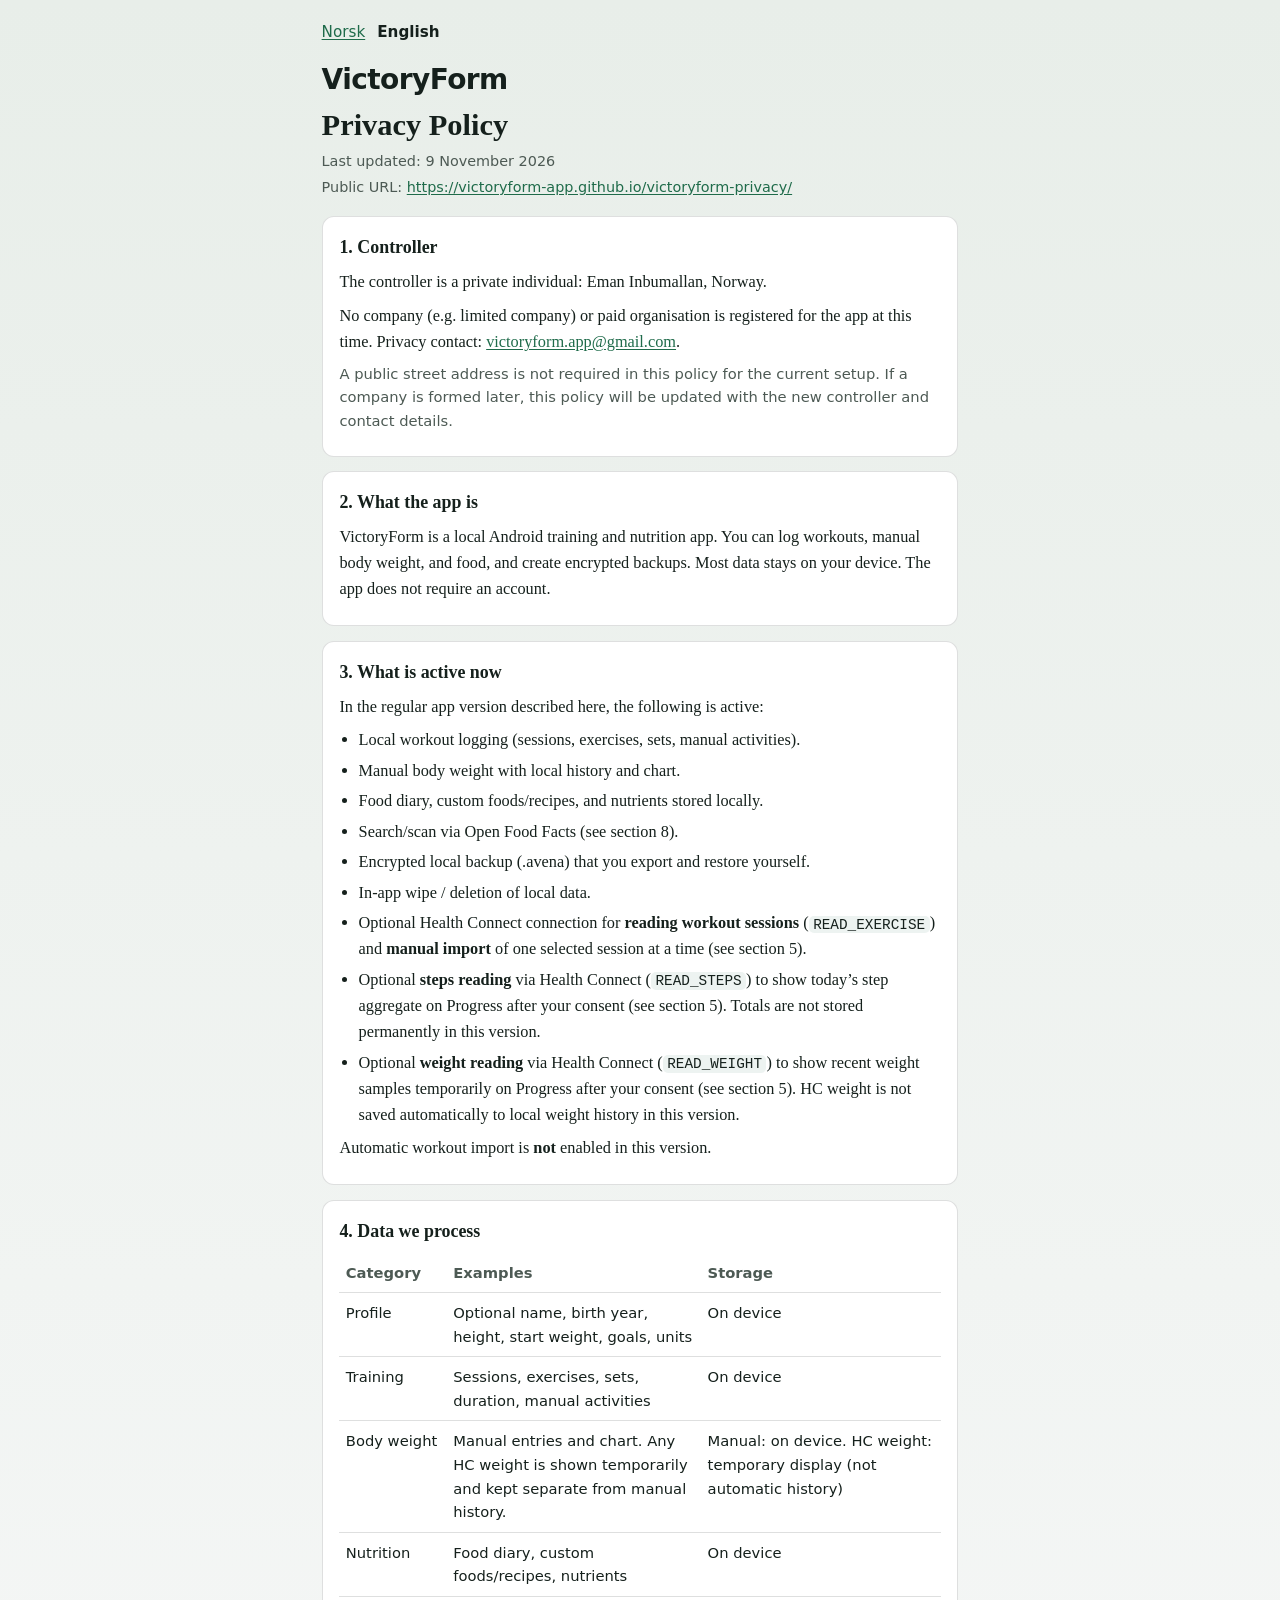
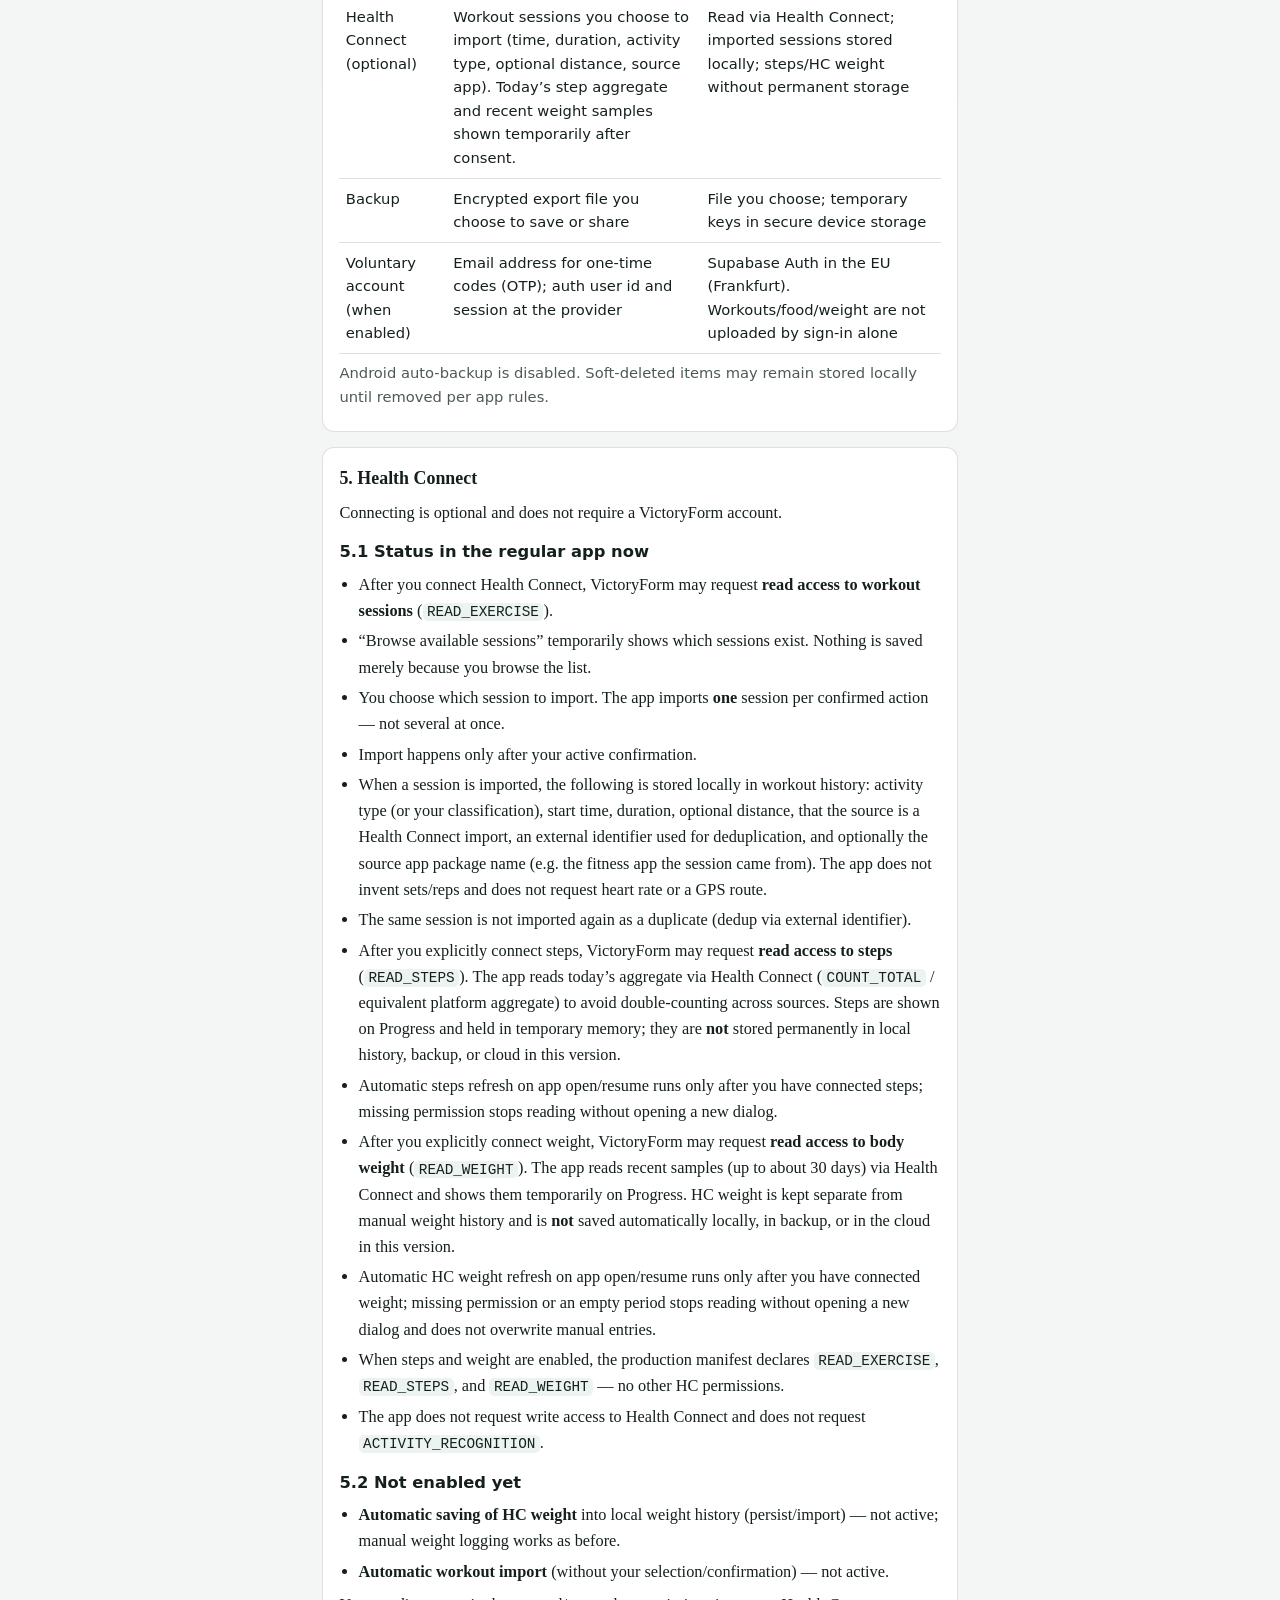
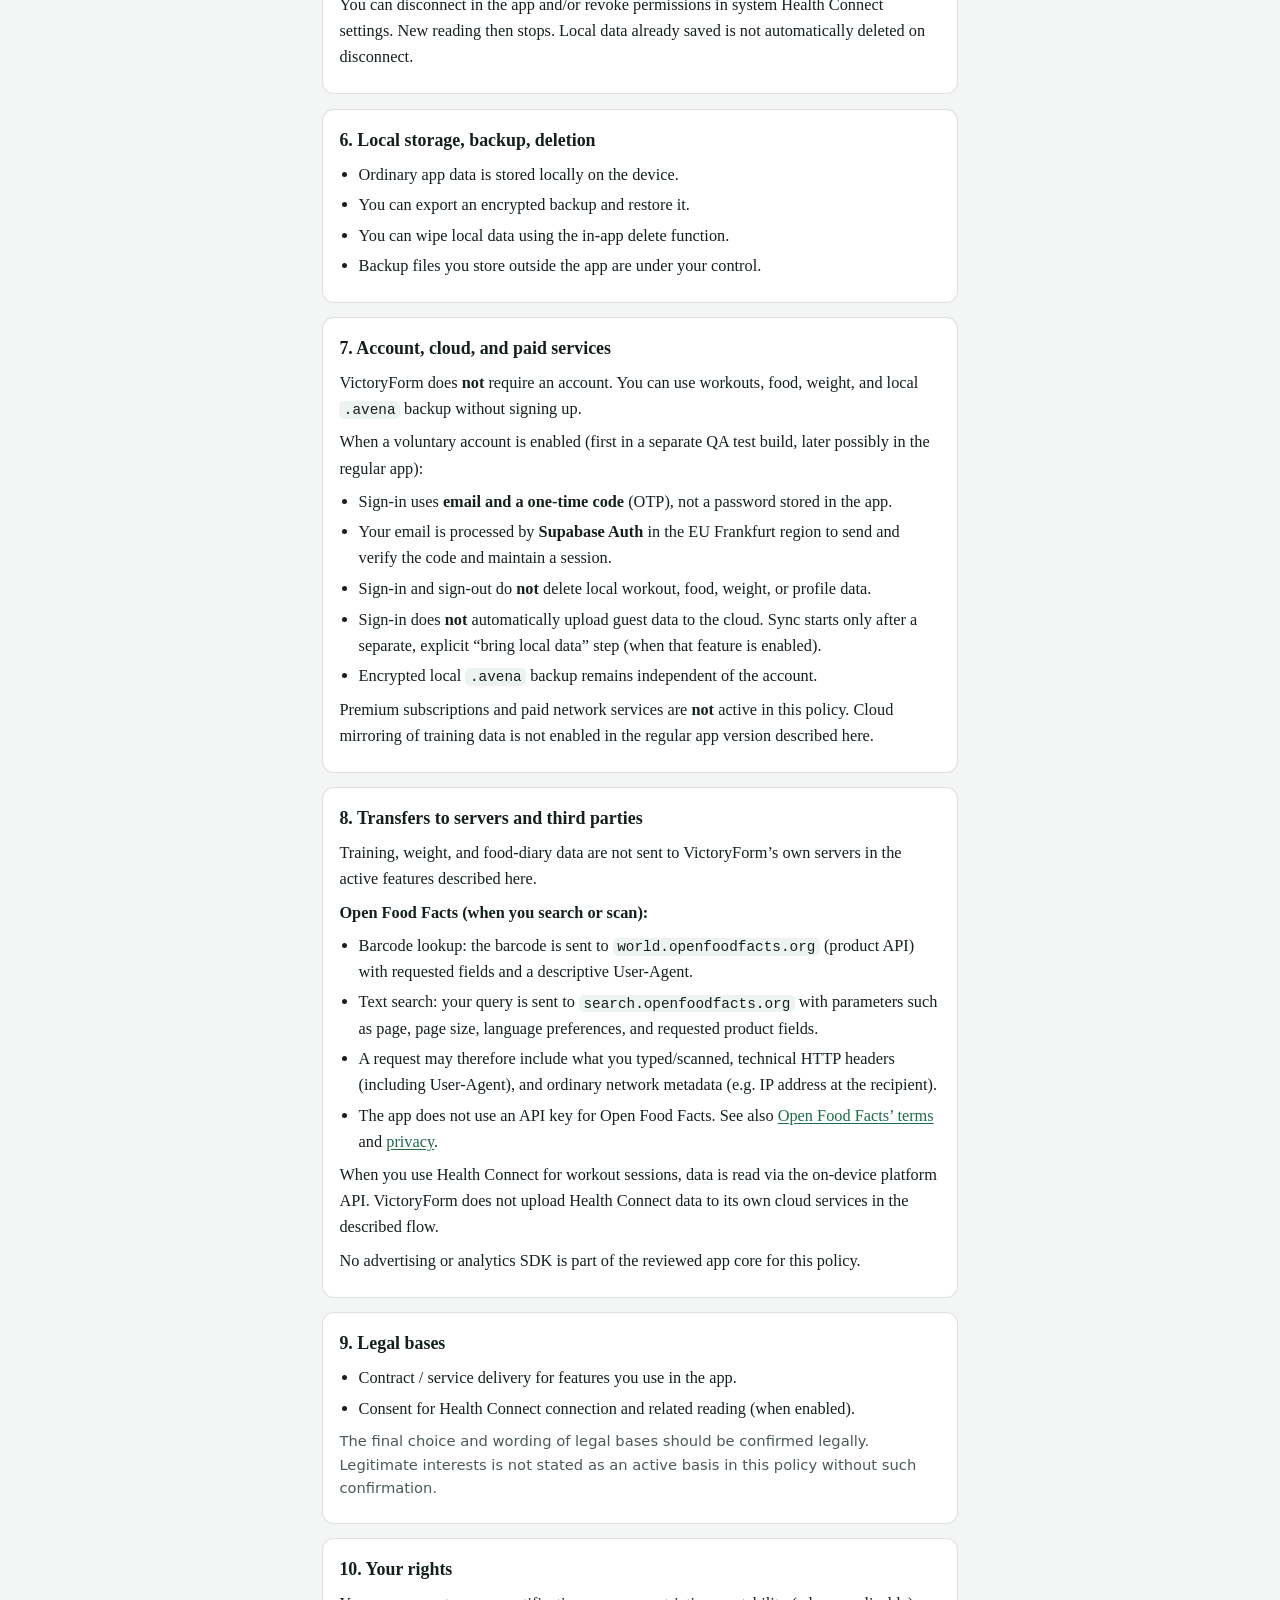
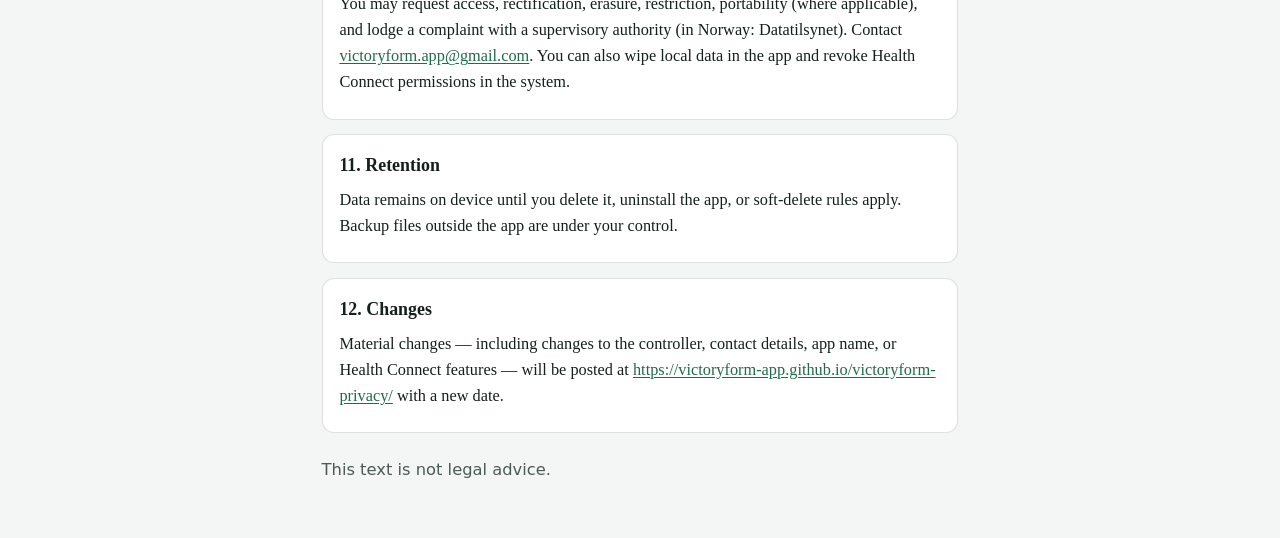
<file: index.html>
<!DOCTYPE html>
<html lang="nb">
<head>
  <meta charset="utf-8" />
  <meta name="viewport" content="width=device-width, initial-scale=1" />
  <title>Personvern / Privacy — VictoryForm</title>
  <meta name="description" content="Privacy policy for VictoryForm" />
  <link rel="stylesheet" href="styles.css" />
  <script>
    // Prefer browser language; no analytics, no cookies.
    (function () {
      var lang = (navigator.language || "nb").toLowerCase();
      var target = lang.indexOf("en") === 0 ? "en.html" : "nb.html";
      if (location.search.indexOf("stay=1") === -1) {
        location.replace(target);
      }
    })();
  </script>
</head>
<body>
  <a class="skip" href="#chooser">Skip to language choice</a>
  <main id="chooser" class="wrap">
    <header>
      <p class="brand">VictoryForm</p>
      <h1>Personvern / Privacy</h1>
      <p class="meta">Velg språk / Choose language</p>
    </header>
    <div class="card">
      <p class="lang">
        <a href="nb.html" hreflang="nb">Norsk</a>
        <a href="en.html" hreflang="en">English</a>
      </p>
      <p class="note">
        Kontakt / Contact:
        <a href="mailto:victoryform.app@gmail.com">victoryform.app@gmail.com</a>
      </p>
    </div>
  </main>
</body>
</html>
</file>
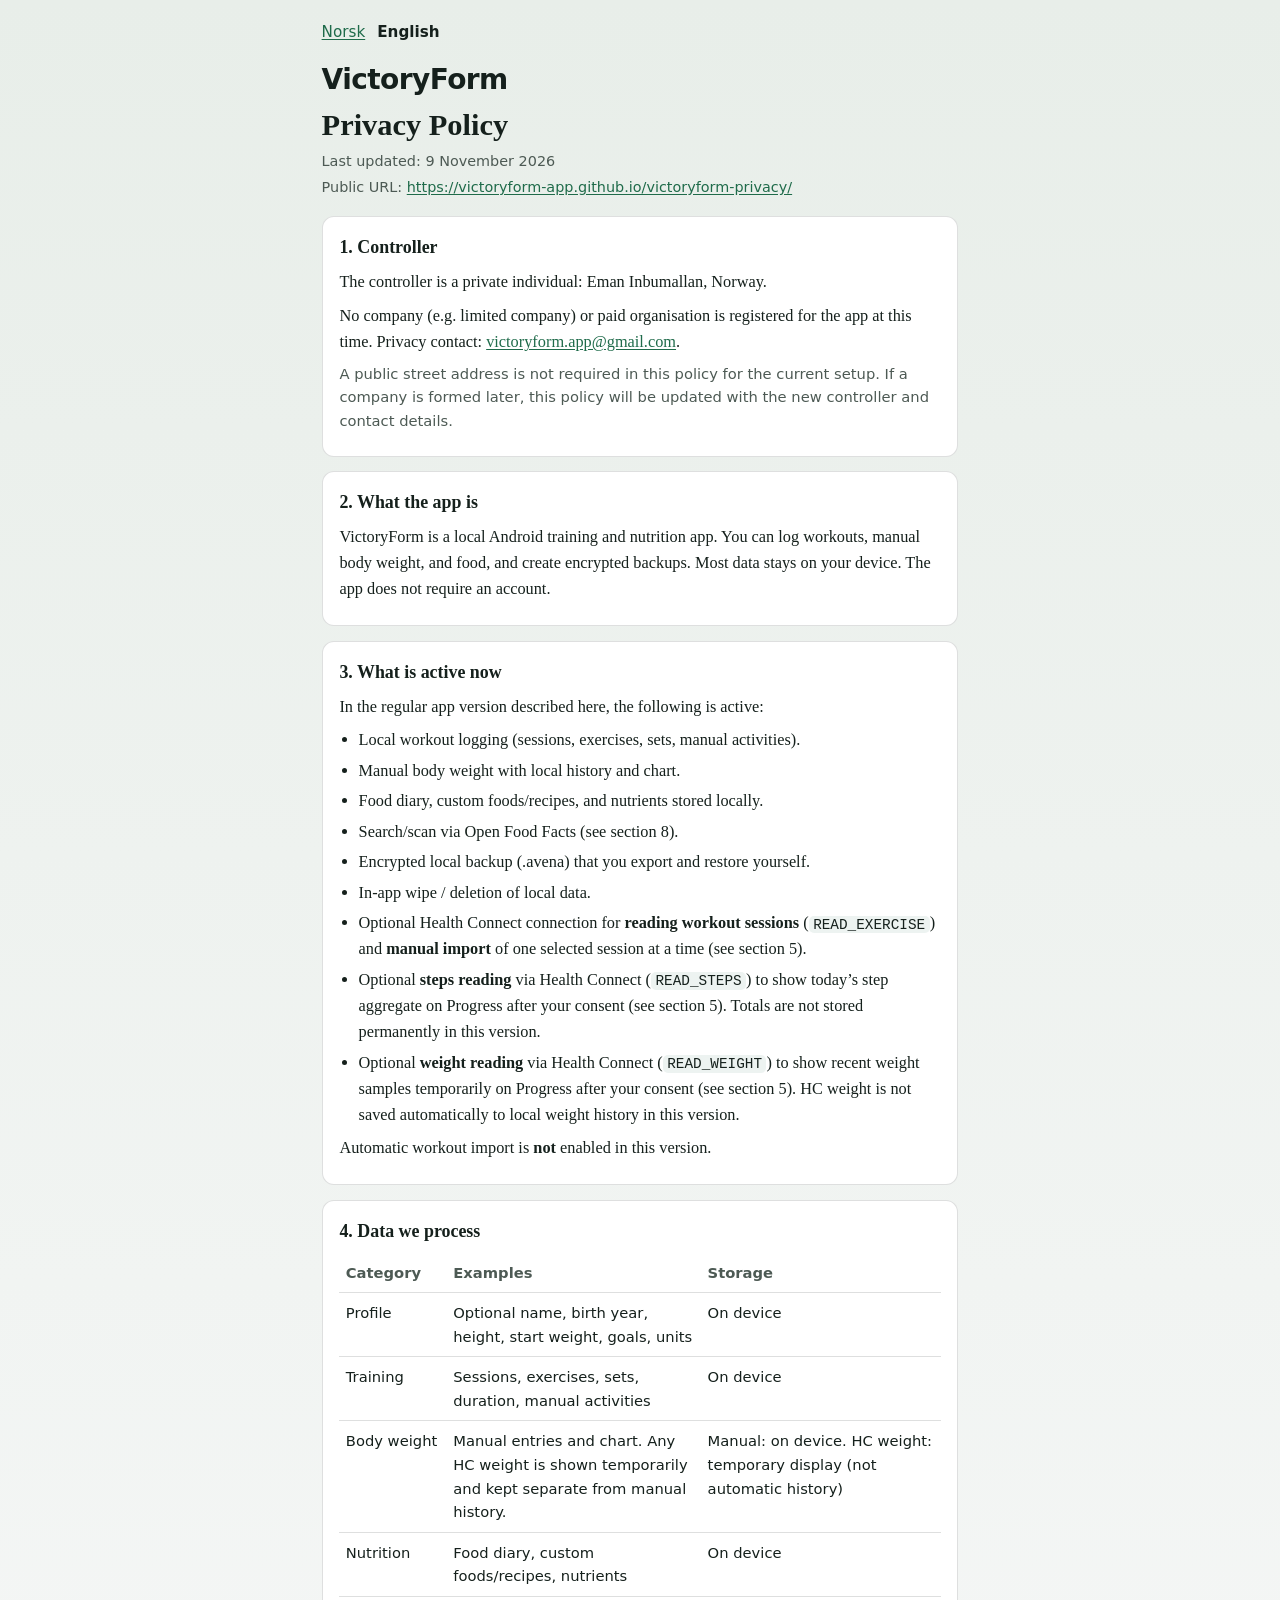
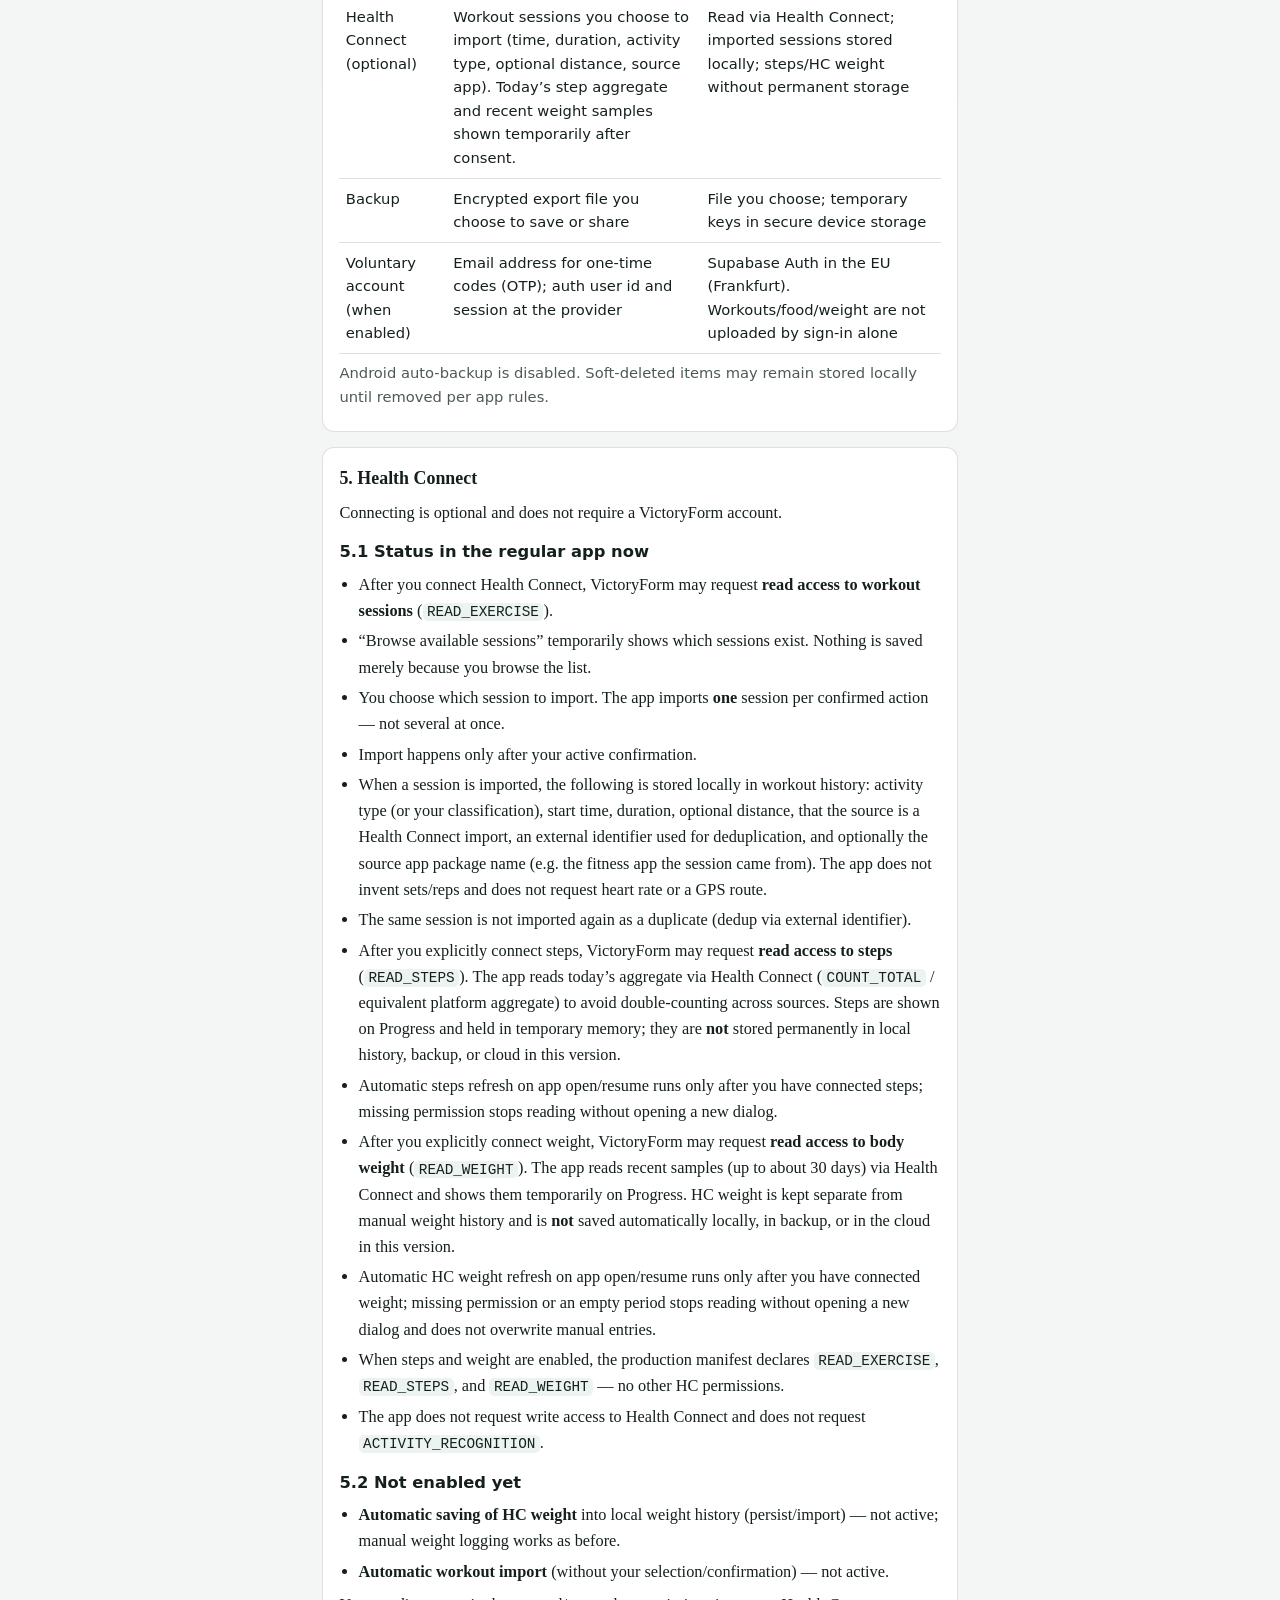
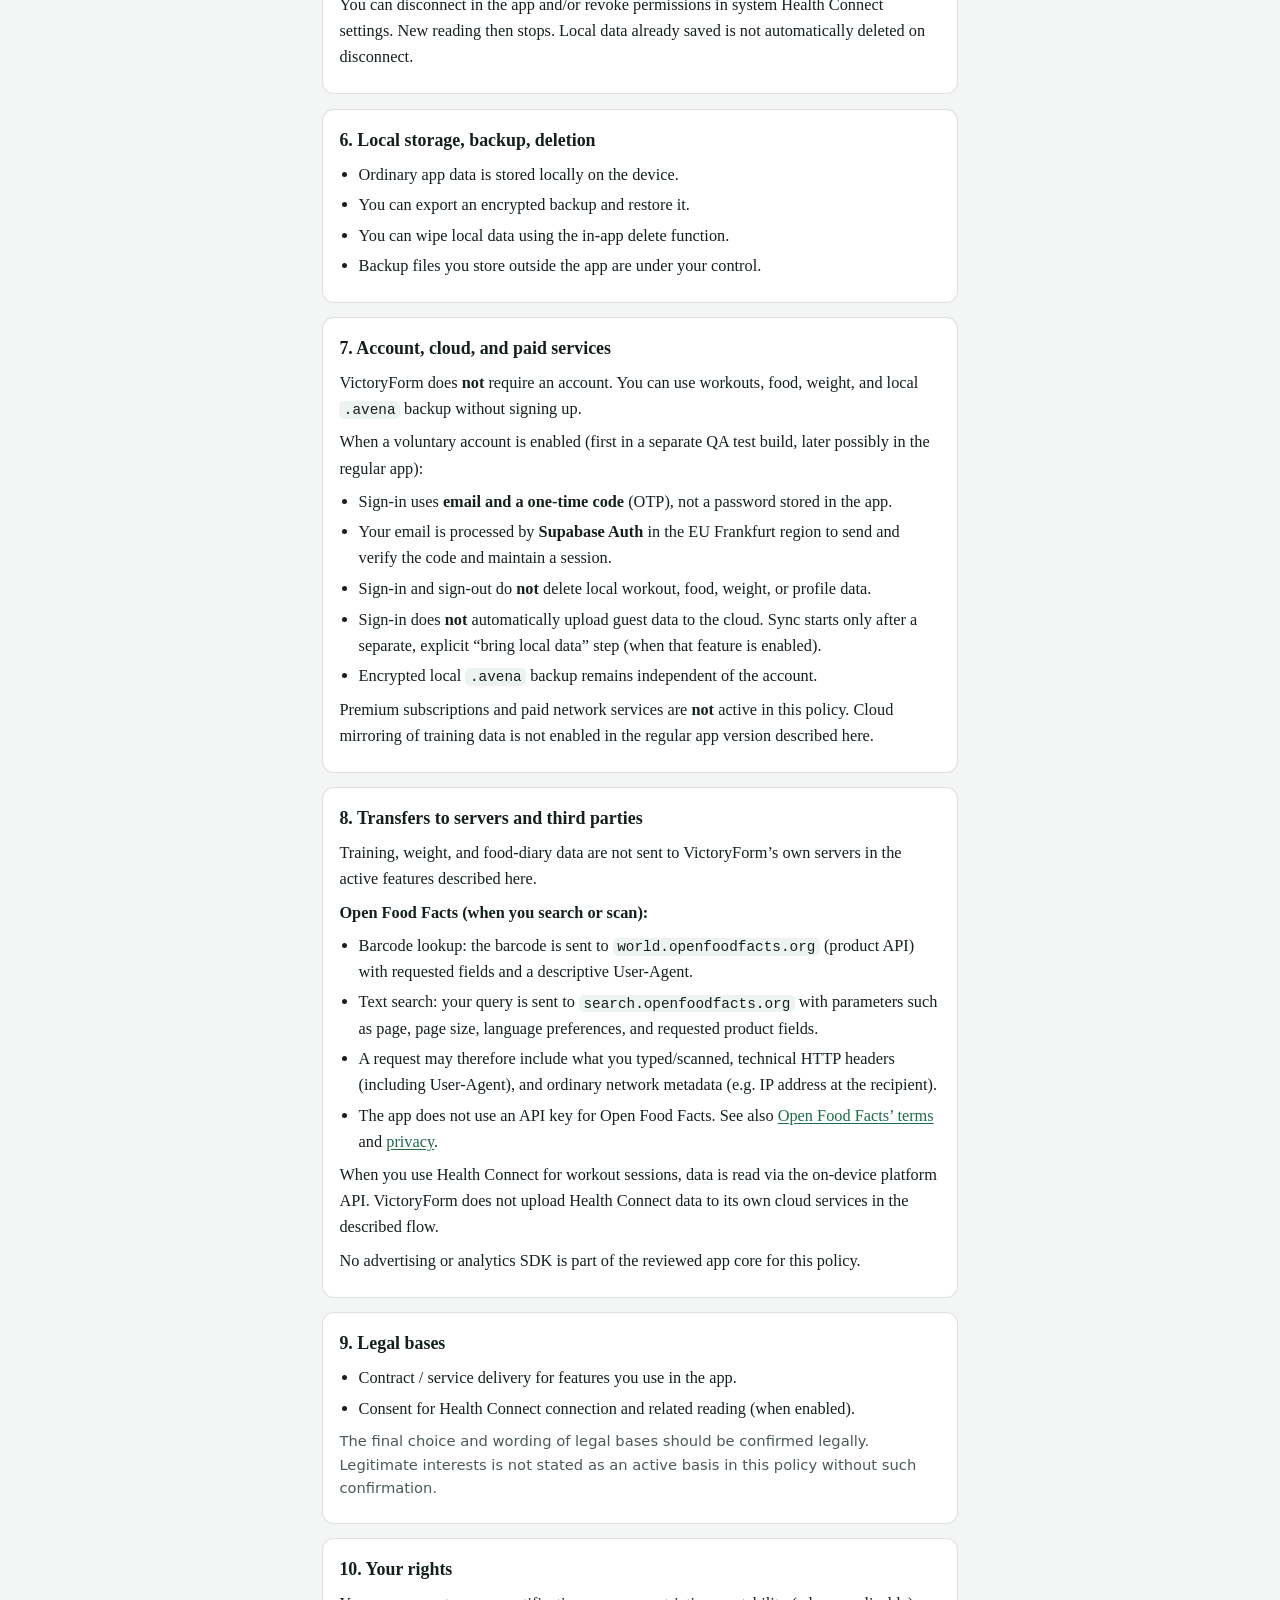
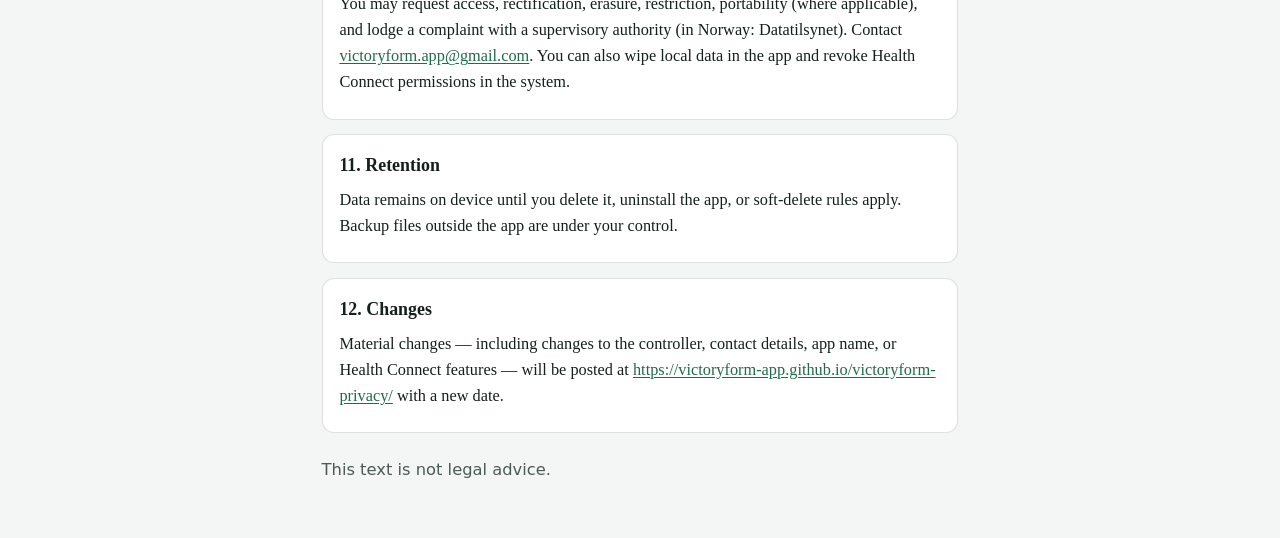
<file: en.html>
<!DOCTYPE html>
<html lang="en">
<head>
  <meta charset="utf-8" />
  <meta name="viewport" content="width=device-width, initial-scale=1" />
  <title>Privacy Policy — VictoryForm</title>
  <meta name="description" content="Privacy policy for VictoryForm, a local Android training and nutrition app." />
  <link rel="stylesheet" href="styles.css" />
</head>
<body>
  <a class="skip" href="#content">Skip to content</a>
  <main id="content" class="wrap">
    <header>
      <nav class="lang" aria-label="Language">
        <a href="nb.html" hreflang="nb">Norsk</a>
        <a href="en.html" aria-current="page" hreflang="en">English</a>
      </nav>
      <p class="brand">VictoryForm</p>
      <h1>Privacy Policy</h1>
      <p class="meta">Last updated: 9 November 2026</p>
      <p class="meta">Public URL:
        <a href="https://victoryform-app.github.io/victoryform-privacy/">https://victoryform-app.github.io/victoryform-privacy/</a>
      </p>
    </header>

    <section class="card" aria-labelledby="h-controller">
      <h2 id="h-controller">1. Controller</h2>
      <p>
        The controller is a private individual:
        Eman Inbumallan,
        Norway.
      </p>
      <p>
        No company (e.g. limited company) or paid organisation is registered for the app at this time.
        Privacy contact:
        <a href="mailto:victoryform.app@gmail.com">victoryform.app@gmail.com</a>.
      </p>
      <p class="note">
        A public street address is not required in this policy for the current setup.
        If a company is formed later, this policy will be updated with the new controller and contact details.
      </p>
    </section>

    <section class="card" aria-labelledby="h-what">
      <h2 id="h-what">2. What the app is</h2>
      <p>
        VictoryForm is a local Android training and nutrition app.
        You can log workouts, manual body weight, and food, and create encrypted backups.
        Most data stays on your device. The app does not require an account.
      </p>
    </section>

    <section class="card" aria-labelledby="h-active">
      <h2 id="h-active">3. What is active now</h2>
      <p>In the regular app version described here, the following is active:</p>
      <ul>
        <li>Local workout logging (sessions, exercises, sets, manual activities).</li>
        <li>Manual body weight with local history and chart.</li>
        <li>Food diary, custom foods/recipes, and nutrients stored locally.</li>
        <li>Search/scan via Open Food Facts (see section 8).</li>
        <li>Encrypted local backup (.avena) that you export and restore yourself.</li>
        <li>In-app wipe / deletion of local data.</li>
        <li>Optional Health Connect connection for <strong>reading workout sessions</strong>
          (<code>READ_EXERCISE</code>) and <strong>manual import</strong> of one selected session
          at a time (see section 5).</li>
        <li>Optional <strong>steps reading</strong> via Health Connect (<code>READ_STEPS</code>) to
          show today’s step aggregate on Progress after your consent (see section 5). Totals are
          not stored permanently in this version.</li>
        <li>Optional <strong>weight reading</strong> via Health Connect (<code>READ_WEIGHT</code>) to
          show recent weight samples temporarily on Progress after your consent (see section 5).
          HC weight is not saved automatically to local weight history in this version.</li>
      </ul>
      <p>
        Automatic workout import is <strong>not</strong> enabled in this version.
      </p>
    </section>

    <section class="card" aria-labelledby="h-data">
      <h2 id="h-data">4. Data we process</h2>
      <div class="table-wrap" role="region" aria-label="Data categories" tabindex="0">
        <table>
          <thead>
            <tr><th scope="col">Category</th><th scope="col">Examples</th><th scope="col">Storage</th></tr>
          </thead>
          <tbody>
            <tr>
              <td>Profile</td>
              <td>Optional name, birth year, height, start weight, goals, units</td>
              <td>On device</td>
            </tr>
            <tr>
              <td>Training</td>
              <td>Sessions, exercises, sets, duration, manual activities</td>
              <td>On device</td>
            </tr>
            <tr>
              <td>Body weight</td>
              <td>Manual entries and chart. Any HC weight is shown temporarily and kept
                separate from manual history.</td>
              <td>Manual: on device. HC weight: temporary display (not automatic history)</td>
            </tr>
            <tr>
              <td>Nutrition</td>
              <td>Food diary, custom foods/recipes, nutrients</td>
              <td>On device</td>
            </tr>
            <tr>
              <td>Health Connect (optional)</td>
              <td>Workout sessions you choose to import (time, duration, activity type,
                optional distance, source app). Today’s step aggregate and recent weight samples
                shown temporarily after consent.</td>
              <td>Read via Health Connect; imported sessions stored locally; steps/HC weight without permanent storage</td>
            </tr>
            <tr>
              <td>Backup</td>
              <td>Encrypted export file you choose to save or share</td>
              <td>File you choose; temporary keys in secure device storage</td>
            </tr>
            <tr>
              <td>Voluntary account (when enabled)</td>
              <td>Email address for one-time codes (OTP); auth user id and session at the provider</td>
              <td>Supabase Auth in the EU (Frankfurt). Workouts/food/weight are not uploaded by sign-in alone</td>
            </tr>
          </tbody>
        </table>
      </div>
      <p class="note">
        Android auto-backup is disabled. Soft-deleted items may remain stored locally until removed
        per app rules.
      </p>
    </section>

    <section class="card" aria-labelledby="h-hc">
      <h2 id="h-hc">5. Health Connect</h2>
      <p>Connecting is optional and does not require a VictoryForm account.</p>

      <h3>5.1 Status in the regular app now</h3>
      <ul>
        <li>After you connect Health Connect, VictoryForm may request
          <strong>read access to workout sessions</strong> (<code>READ_EXERCISE</code>).</li>
        <li>“Browse available sessions” temporarily shows which sessions exist. Nothing is saved
          merely because you browse the list.</li>
        <li>You choose which session to import. The app imports
          <strong>one</strong> session per confirmed action — not several at once.</li>
        <li>Import happens only after your active confirmation.</li>
        <li>When a session is imported, the following is stored locally in workout history:
          activity type (or your classification), start time, duration, optional distance,
          that the source is a Health Connect import, an external identifier used for
          deduplication, and optionally the source app package name (e.g. the fitness app
          the session came from). The app does not invent sets/reps and does not request
          heart rate or a GPS route.</li>
        <li>The same session is not imported again as a duplicate (dedup via external identifier).</li>
        <li>After you explicitly connect steps, VictoryForm may request
          <strong>read access to steps</strong> (<code>READ_STEPS</code>). The app reads
          today’s aggregate via Health Connect (<code>COUNT_TOTAL</code> / equivalent platform
          aggregate) to avoid double-counting across sources. Steps are shown on Progress and
          held in temporary memory; they are <strong>not</strong> stored permanently in local
          history, backup, or cloud in this version.</li>
        <li>Automatic steps refresh on app open/resume runs only after you have connected
          steps; missing permission stops reading without opening a new dialog.</li>
        <li>After you explicitly connect weight, VictoryForm may request
          <strong>read access to body weight</strong> (<code>READ_WEIGHT</code>). The app reads
          recent samples (up to about 30 days) via Health Connect and shows them temporarily
          on Progress. HC weight is kept separate from manual weight history and is
          <strong>not</strong> saved automatically locally, in backup, or in the cloud in this
          version.</li>
        <li>Automatic HC weight refresh on app open/resume runs only after you have connected
          weight; missing permission or an empty period stops reading without opening a new
          dialog and does not overwrite manual entries.</li>
        <li>When steps and weight are enabled, the production manifest declares
          <code>READ_EXERCISE</code>, <code>READ_STEPS</code>, and <code>READ_WEIGHT</code> —
          no other HC permissions.</li>
        <li>The app does not request write access to Health Connect and does not request
          <code>ACTIVITY_RECOGNITION</code>.</li>
      </ul>

      <h3>5.2 Not enabled yet</h3>
      <ul>
        <li><strong>Automatic saving of HC weight</strong> into local weight history
          (persist/import) — not active; manual weight logging works as before.</li>
        <li><strong>Automatic workout import</strong> (without your selection/confirmation) — not active.</li>
      </ul>
      <p>
        You can disconnect in the app and/or revoke permissions in system Health Connect settings.
        New reading then stops. Local data already saved is not automatically deleted on disconnect.
      </p>
    </section>

    <section class="card" aria-labelledby="h-backup">
      <h2 id="h-backup">6. Local storage, backup, deletion</h2>
      <ul>
        <li>Ordinary app data is stored locally on the device.</li>
        <li>You can export an encrypted backup and restore it.</li>
        <li>You can wipe local data using the in-app delete function.</li>
        <li>Backup files you store outside the app are under your control.</li>
      </ul>
    </section>

    <section class="card" aria-labelledby="h-account">
      <h2 id="h-account">7. Account, cloud, and paid services</h2>
      <p>
        VictoryForm does <strong>not</strong> require an account. You can use workouts, food, weight,
        and local <code>.avena</code> backup without signing up.
      </p>
      <p>
        When a voluntary account is enabled (first in a separate QA test build, later possibly in the
        regular app):
      </p>
      <ul>
        <li>Sign-in uses <strong>email and a one-time code</strong> (OTP), not a password stored in the app.</li>
        <li>Your email is processed by <strong>Supabase Auth</strong> in the EU Frankfurt region to send
          and verify the code and maintain a session.</li>
        <li>Sign-in and sign-out do <strong>not</strong> delete local workout, food, weight, or profile data.</li>
        <li>Sign-in does <strong>not</strong> automatically upload guest data to the cloud. Sync starts only
          after a separate, explicit “bring local data” step (when that feature is enabled).</li>
        <li>Encrypted local <code>.avena</code> backup remains independent of the account.</li>
      </ul>
      <p>
        Premium subscriptions and paid network services are <strong>not</strong> active in this policy.
        Cloud mirroring of training data is not enabled in the regular app version described here.
      </p>
    </section>

    <section class="card" aria-labelledby="h-third">
      <h2 id="h-third">8. Transfers to servers and third parties</h2>
      <p>
        Training, weight, and food-diary data are not sent to VictoryForm’s own servers in the active
        features described here.
      </p>
      <p><strong>Open Food Facts (when you search or scan):</strong></p>
      <ul>
        <li>Barcode lookup: the barcode is sent to <code>world.openfoodfacts.org</code> (product API) with requested fields and a descriptive User-Agent.</li>
        <li>Text search: your query is sent to <code>search.openfoodfacts.org</code> with parameters such as page, page size, language preferences, and requested product fields.</li>
        <li>A request may therefore include what you typed/scanned, technical HTTP headers (including User-Agent), and ordinary network metadata (e.g. IP address at the recipient).</li>
        <li>The app does not use an API key for Open Food Facts. See also
          <a href="https://world.openfoodfacts.org/terms-of-use" rel="noopener noreferrer">Open Food Facts’ terms</a>
          and
          <a href="https://world.openfoodfacts.org/privacy" rel="noopener noreferrer">privacy</a>.</li>
      </ul>
      <p>
        When you use Health Connect for workout sessions, data is read via the on-device platform API.
        VictoryForm does not upload Health Connect data to its own cloud services in the described flow.
      </p>
      <p>No advertising or analytics SDK is part of the reviewed app core for this policy.</p>
    </section>

    <section class="card" aria-labelledby="h-legal">
      <h2 id="h-legal">9. Legal bases</h2>
      <ul>
        <li>Contract / service delivery for features you use in the app.</li>
        <li>Consent for Health Connect connection and related reading (when enabled).</li>
      </ul>
      <p class="note">
        The final choice and wording of legal bases should be confirmed legally.
        Legitimate interests is not stated as an active basis in this policy without such confirmation.
      </p>
    </section>

    <section class="card" aria-labelledby="h-rights">
      <h2 id="h-rights">10. Your rights</h2>
      <p>
        You may request access, rectification, erasure, restriction, portability (where applicable),
        and lodge a complaint with a supervisory authority (in Norway: Datatilsynet).
        Contact
        <a href="mailto:victoryform.app@gmail.com">victoryform.app@gmail.com</a>.
        You can also wipe local data in the app and revoke Health Connect permissions in the system.
      </p>
    </section>

    <section class="card" aria-labelledby="h-retention">
      <h2 id="h-retention">11. Retention</h2>
      <p>
        Data remains on device until you delete it, uninstall the app, or soft-delete rules apply.
        Backup files outside the app are under your control.
      </p>
    </section>

    <section class="card" aria-labelledby="h-changes">
      <h2 id="h-changes">12. Changes</h2>
      <p>
        Material changes — including changes to the controller, contact details,
        app name, or Health Connect features — will be posted at
        <a href="https://victoryform-app.github.io/victoryform-privacy/">https://victoryform-app.github.io/victoryform-privacy/</a>
        with a new date.
      </p>
    </section>

    <footer>
      <p>This text is not legal advice.</p>
    </footer>
  </main>
</body>
</html>
</file>
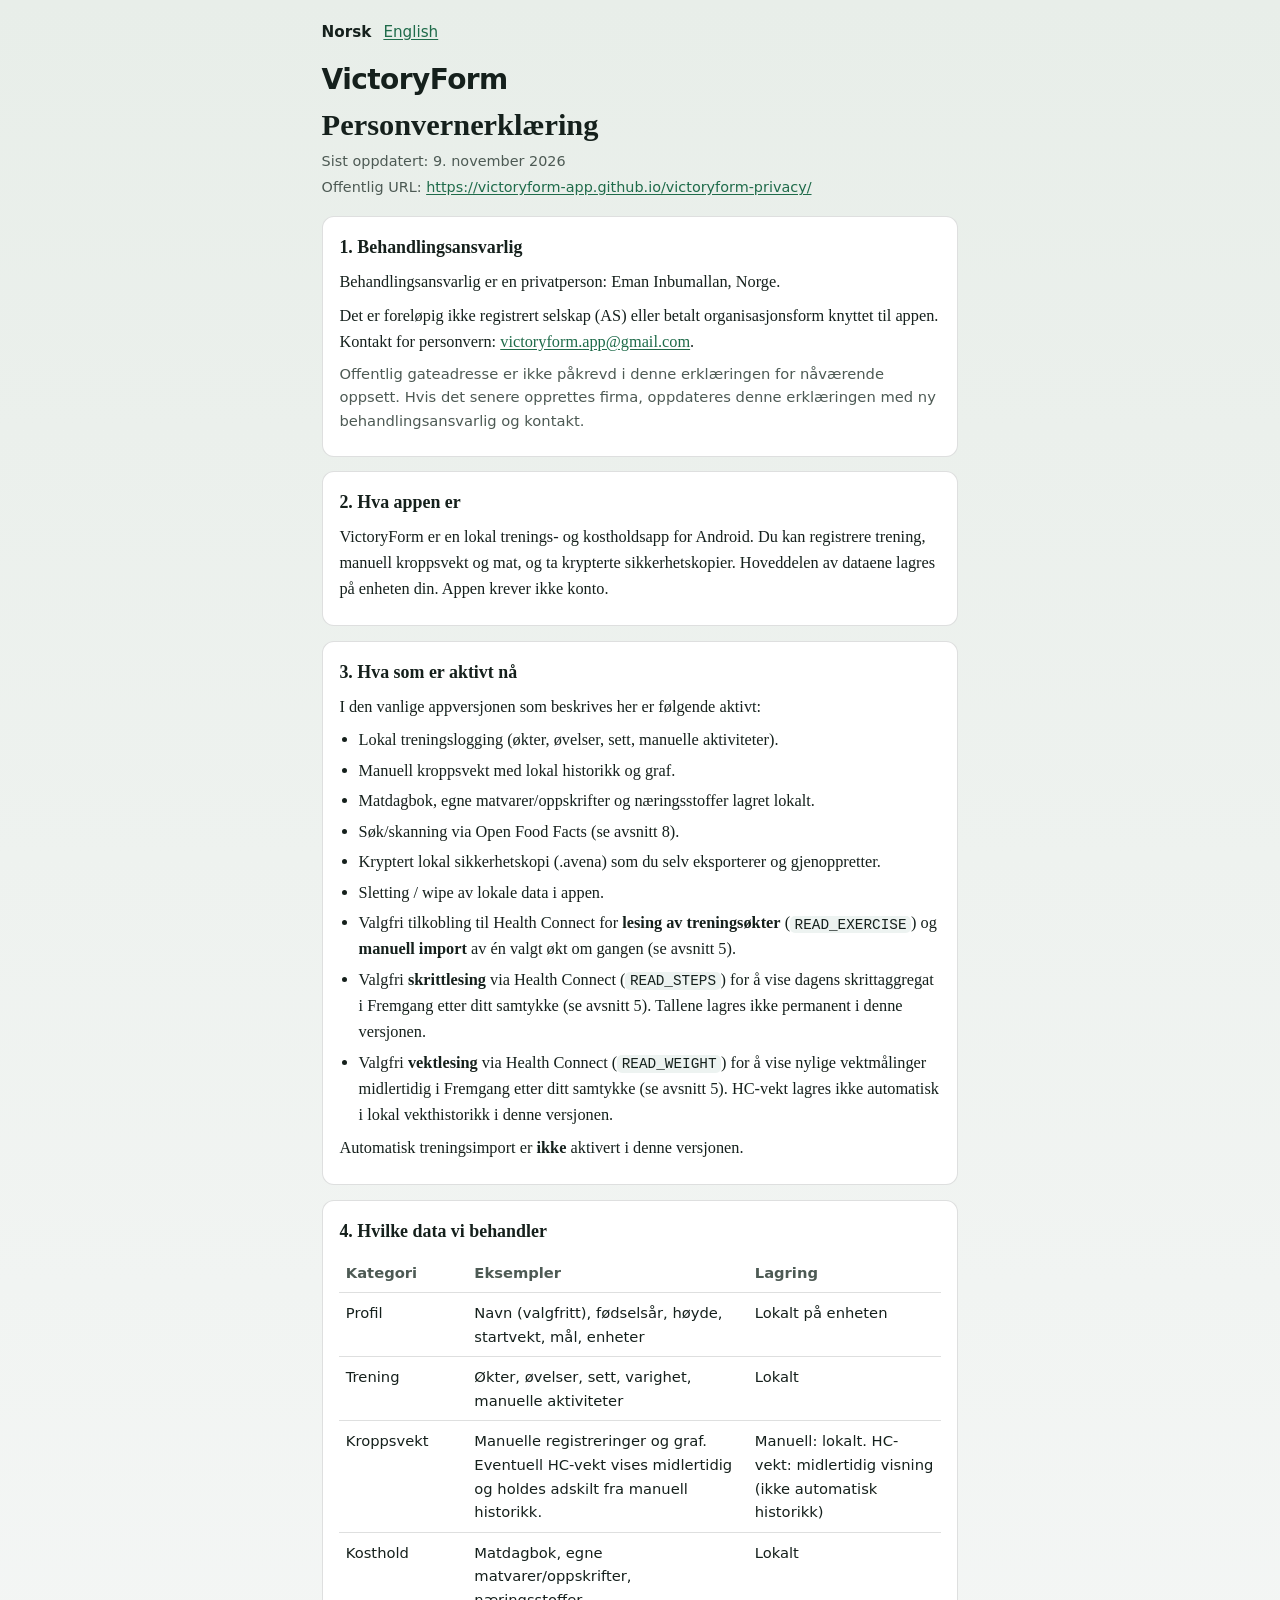
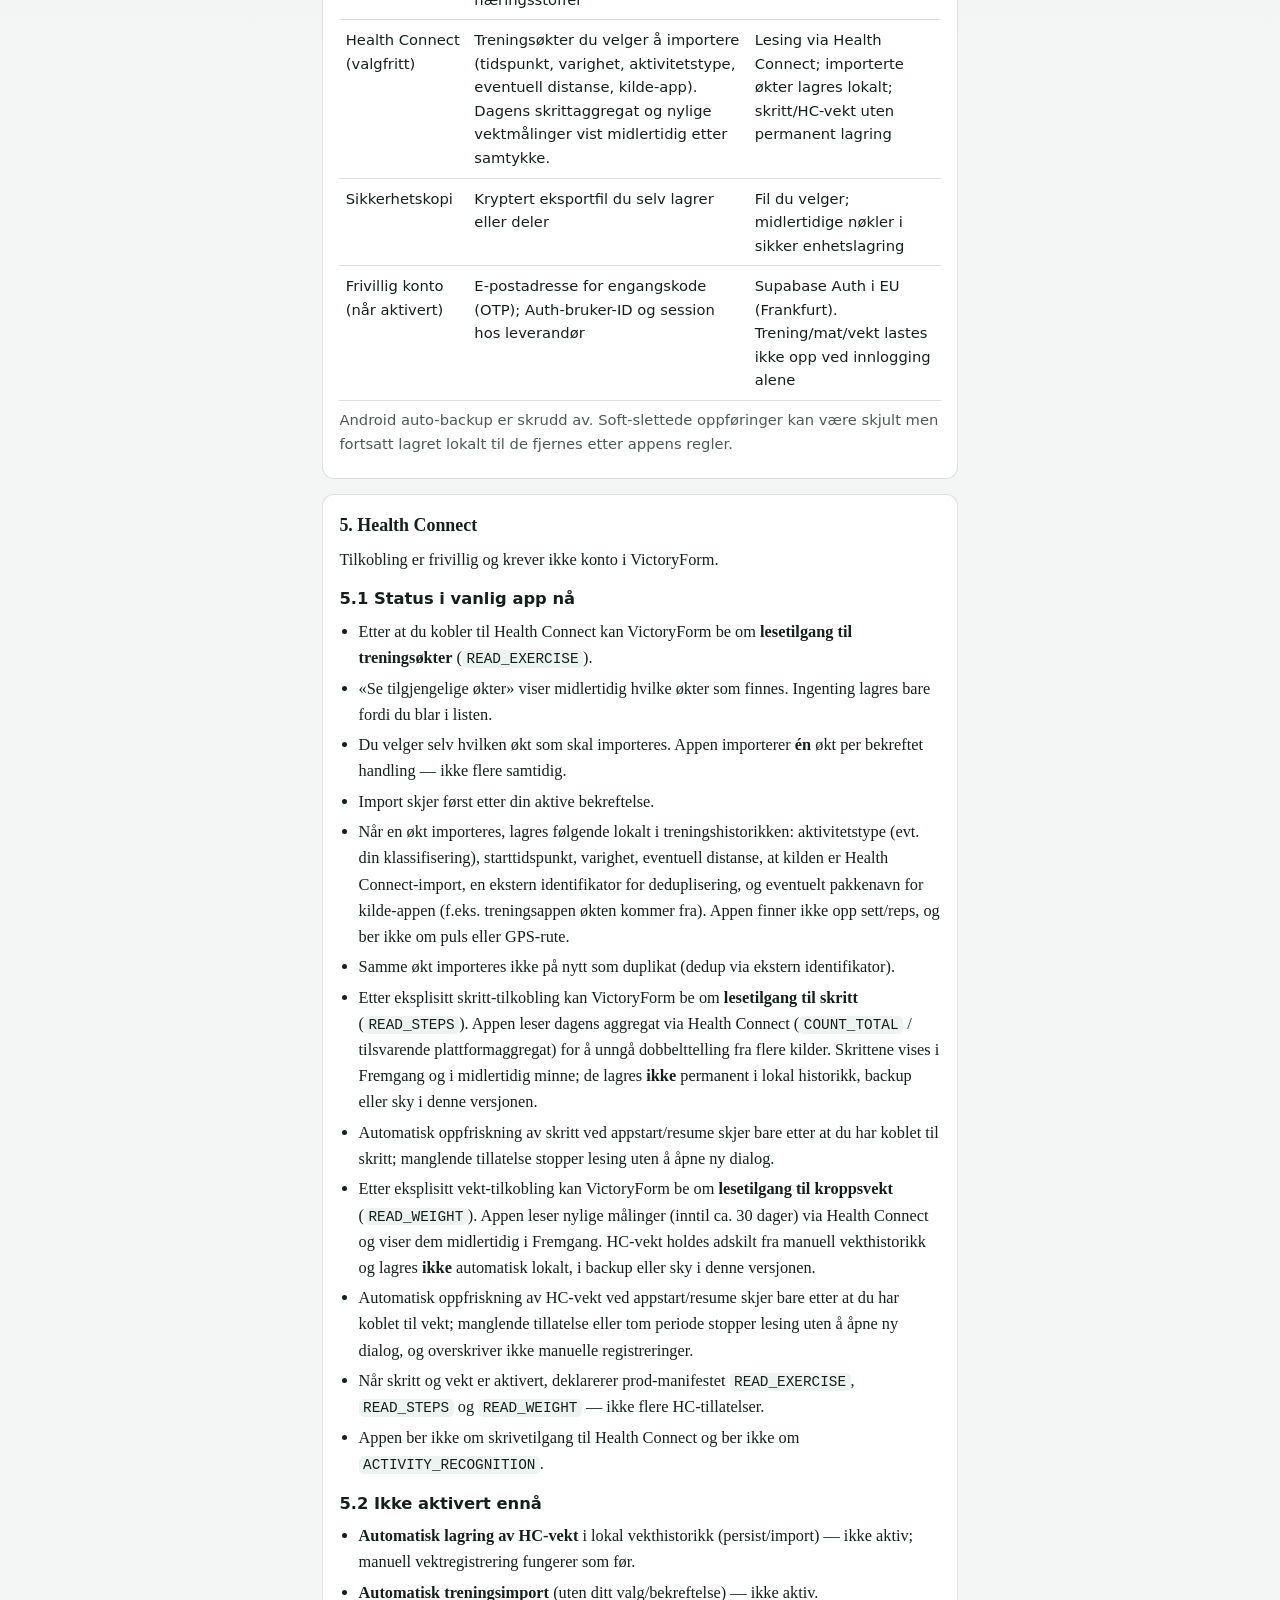
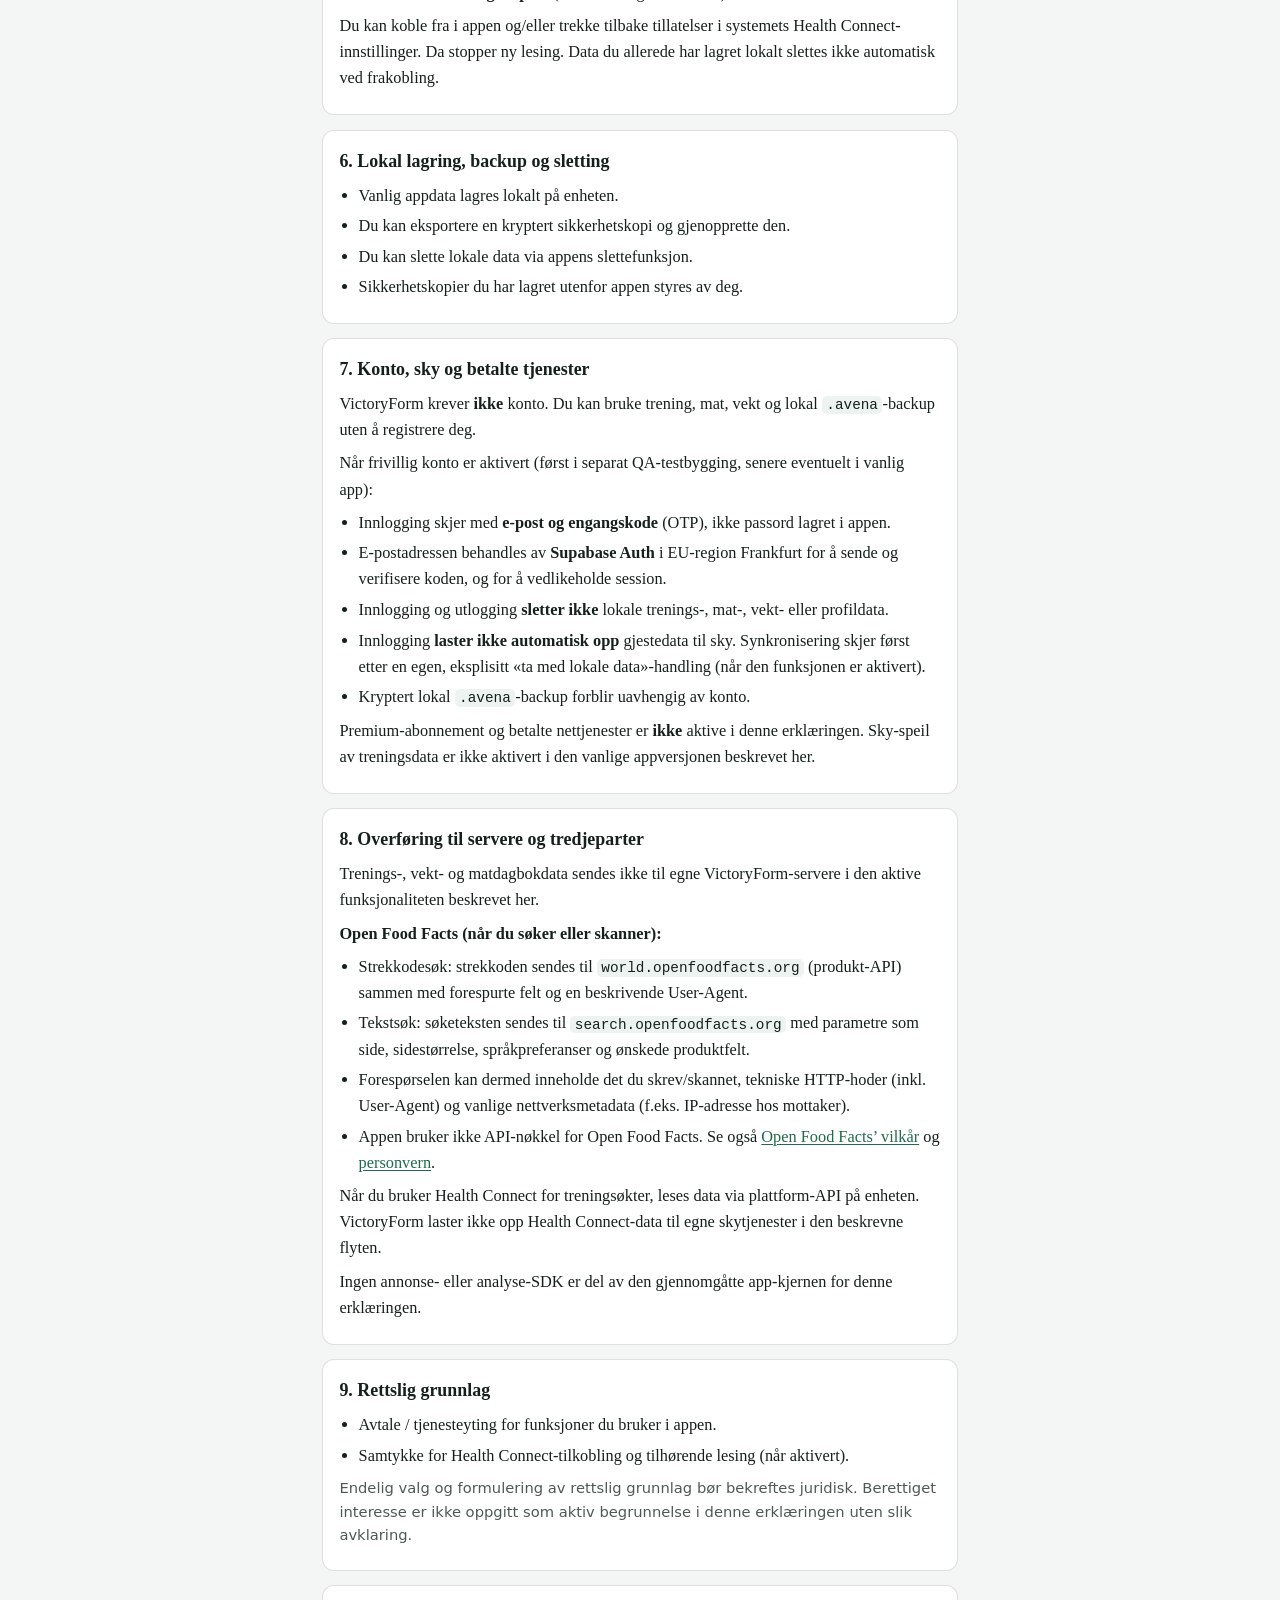
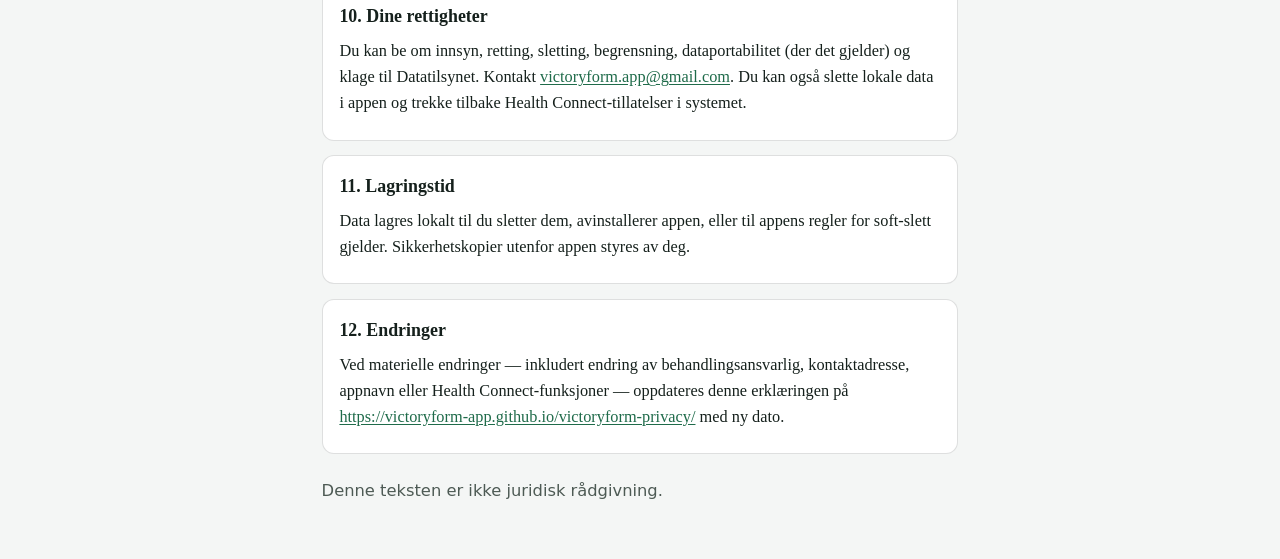
<file: nb.html>
<!DOCTYPE html>
<html lang="nb">
<head>
  <meta charset="utf-8" />
  <meta name="viewport" content="width=device-width, initial-scale=1" />
  <title>Personvernerklæring — VictoryForm</title>
  <meta name="description" content="Personvernerklæring for VictoryForm, en lokal trenings- og kostholdsapp for Android." />
  <link rel="stylesheet" href="styles.css" />
</head>
<body>
  <a class="skip" href="#innhold">Hopp til innhold</a>
  <main id="innhold" class="wrap">
    <header>
      <nav class="lang" aria-label="Språk">
        <a href="nb.html" aria-current="page" hreflang="nb">Norsk</a>
        <a href="en.html" hreflang="en">English</a>
      </nav>
      <p class="brand">VictoryForm</p>
      <h1>Personvernerklæring</h1>
      <p class="meta">Sist oppdatert: 9. november 2026</p>
      <p class="meta">Offentlig URL:
        <a href="https://victoryform-app.github.io/victoryform-privacy/">https://victoryform-app.github.io/victoryform-privacy/</a>
      </p>
    </header>

    <section class="card" aria-labelledby="h-controller">
      <h2 id="h-controller">1. Behandlingsansvarlig</h2>
      <p>
        Behandlingsansvarlig er en privatperson:
        Eman Inbumallan,
        Norge.
      </p>
      <p>
        Det er foreløpig ikke registrert selskap (AS) eller betalt organisasjonsform knyttet til appen.
        Kontakt for personvern:
        <a href="mailto:victoryform.app@gmail.com">victoryform.app@gmail.com</a>.
      </p>
      <p class="note">
        Offentlig gateadresse er ikke påkrevd i denne erklæringen for nåværende oppsett.
        Hvis det senere opprettes firma, oppdateres denne erklæringen med ny behandlingsansvarlig og kontakt.
      </p>
    </section>

    <section class="card" aria-labelledby="h-what">
      <h2 id="h-what">2. Hva appen er</h2>
      <p>
        VictoryForm er en lokal trenings- og kostholdsapp for Android.
        Du kan registrere trening, manuell kroppsvekt og mat, og ta krypterte sikkerhetskopier.
        Hoveddelen av dataene lagres på enheten din. Appen krever ikke konto.
      </p>
    </section>

    <section class="card" aria-labelledby="h-active">
      <h2 id="h-active">3. Hva som er aktivt nå</h2>
      <p>I den vanlige appversjonen som beskrives her er følgende aktivt:</p>
      <ul>
        <li>Lokal treningslogging (økter, øvelser, sett, manuelle aktiviteter).</li>
        <li>Manuell kroppsvekt med lokal historikk og graf.</li>
        <li>Matdagbok, egne matvarer/oppskrifter og næringsstoffer lagret lokalt.</li>
        <li>Søk/skanning via Open Food Facts (se avsnitt 8).</li>
        <li>Kryptert lokal sikkerhetskopi (.avena) som du selv eksporterer og gjenoppretter.</li>
        <li>Sletting / wipe av lokale data i appen.</li>
        <li>Valgfri tilkobling til Health Connect for <strong>lesing av treningsøkter</strong>
          (<code>READ_EXERCISE</code>) og <strong>manuell import</strong> av én valgt økt om gangen
          (se avsnitt 5).</li>
        <li>Valgfri <strong>skrittlesing</strong> via Health Connect (<code>READ_STEPS</code>) for å
          vise dagens skrittaggregat i Fremgang etter ditt samtykke (se avsnitt 5). Tallene
          lagres ikke permanent i denne versjonen.</li>
        <li>Valgfri <strong>vektlesing</strong> via Health Connect (<code>READ_WEIGHT</code>) for å
          vise nylige vektmålinger midlertidig i Fremgang etter ditt samtykke (se avsnitt 5).
          HC-vekt lagres ikke automatisk i lokal vekthistorikk i denne versjonen.</li>
      </ul>
      <p>
        Automatisk treningsimport er <strong>ikke</strong> aktivert i denne versjonen.
      </p>
    </section>

    <section class="card" aria-labelledby="h-data">
      <h2 id="h-data">4. Hvilke data vi behandler</h2>
      <div class="table-wrap" role="region" aria-label="Datakategorier" tabindex="0">
        <table>
          <thead>
            <tr><th scope="col">Kategori</th><th scope="col">Eksempler</th><th scope="col">Lagring</th></tr>
          </thead>
          <tbody>
            <tr>
              <td>Profil</td>
              <td>Navn (valgfritt), fødselsår, høyde, startvekt, mål, enheter</td>
              <td>Lokalt på enheten</td>
            </tr>
            <tr>
              <td>Trening</td>
              <td>Økter, øvelser, sett, varighet, manuelle aktiviteter</td>
              <td>Lokalt</td>
            </tr>
            <tr>
              <td>Kroppsvekt</td>
              <td>Manuelle registreringer og graf. Eventuell HC-vekt vises midlertidig og holdes
                adskilt fra manuell historikk.</td>
              <td>Manuell: lokalt. HC-vekt: midlertidig visning (ikke automatisk historikk)</td>
            </tr>
            <tr>
              <td>Kosthold</td>
              <td>Matdagbok, egne matvarer/oppskrifter, næringsstoffer</td>
              <td>Lokalt</td>
            </tr>
            <tr>
              <td>Health Connect (valgfritt)</td>
              <td>Treningsøkter du velger å importere (tidspunkt, varighet, aktivitetstype,
                eventuell distanse, kilde-app). Dagens skrittaggregat og nylige vektmålinger
                vist midlertidig etter samtykke.</td>
              <td>Lesing via Health Connect; importerte økter lagres lokalt; skritt/HC-vekt uten permanent lagring</td>
            </tr>
            <tr>
              <td>Sikkerhetskopi</td>
              <td>Kryptert eksportfil du selv lagrer eller deler</td>
              <td>Fil du velger; midlertidige nøkler i sikker enhetslagring</td>
            </tr>
            <tr>
              <td>Frivillig konto (når aktivert)</td>
              <td>E-postadresse for engangskode (OTP); Auth-bruker-ID og session hos leverandør</td>
              <td>Supabase Auth i EU (Frankfurt). Trening/mat/vekt lastes ikke opp ved innlogging alene</td>
            </tr>
          </tbody>
        </table>
      </div>
      <p class="note">
        Android auto-backup er skrudd av. Soft-slettede oppføringer kan være skjult men fortsatt lagret
        lokalt til de fjernes etter appens regler.
      </p>
    </section>

    <section class="card" aria-labelledby="h-hc">
      <h2 id="h-hc">5. Health Connect</h2>
      <p>Tilkobling er frivillig og krever ikke konto i VictoryForm.</p>

      <h3>5.1 Status i vanlig app nå</h3>
      <ul>
        <li>Etter at du kobler til Health Connect kan VictoryForm be om
          <strong>lesetilgang til treningsøkter</strong> (<code>READ_EXERCISE</code>).</li>
        <li>«Se tilgjengelige økter» viser midlertidig hvilke økter som finnes. Ingenting lagres
          bare fordi du blar i listen.</li>
        <li>Du velger selv hvilken økt som skal importeres. Appen importerer
          <strong>én</strong> økt per bekreftet handling — ikke flere samtidig.</li>
        <li>Import skjer først etter din aktive bekreftelse.</li>
        <li>Når en økt importeres, lagres følgende lokalt i treningshistorikken:
          aktivitetstype (evt. din klassifisering), starttidspunkt, varighet,
          eventuell distanse, at kilden er Health Connect-import, en ekstern identifikator
          for deduplisering, og eventuelt pakkenavn for kilde-appen (f.eks. treningsappen
          økten kommer fra). Appen finner ikke opp sett/reps, og ber ikke om puls eller GPS-rute.</li>
        <li>Samme økt importeres ikke på nytt som duplikat (dedup via ekstern identifikator).</li>
        <li>Etter eksplisitt skritt-tilkobling kan VictoryForm be om
          <strong>lesetilgang til skritt</strong> (<code>READ_STEPS</code>). Appen leser
          dagens aggregat via Health Connect (<code>COUNT_TOTAL</code> / tilsvarende
          plattformaggregat) for å unngå dobbelttelling fra flere kilder. Skrittene
          vises i Fremgang og i midlertidig minne; de lagres <strong>ikke</strong> permanent
          i lokal historikk, backup eller sky i denne versjonen.</li>
        <li>Automatisk oppfriskning av skritt ved appstart/resume skjer bare etter at du har
          koblet til skritt; manglende tillatelse stopper lesing uten å åpne ny dialog.</li>
        <li>Etter eksplisitt vekt-tilkobling kan VictoryForm be om
          <strong>lesetilgang til kroppsvekt</strong> (<code>READ_WEIGHT</code>). Appen leser
          nylige målinger (inntil ca. 30 dager) via Health Connect og viser dem midlertidig
          i Fremgang. HC-vekt holdes adskilt fra manuell vekthistorikk og lagres
          <strong>ikke</strong> automatisk lokalt, i backup eller sky i denne versjonen.</li>
        <li>Automatisk oppfriskning av HC-vekt ved appstart/resume skjer bare etter at du har
          koblet til vekt; manglende tillatelse eller tom periode stopper lesing uten å åpne
          ny dialog, og overskriver ikke manuelle registreringer.</li>
        <li>Når skritt og vekt er aktivert, deklarerer prod-manifestet <code>READ_EXERCISE</code>,
          <code>READ_STEPS</code> og <code>READ_WEIGHT</code> — ikke flere HC-tillatelser.</li>
        <li>Appen ber ikke om skrivetilgang til Health Connect og ber ikke om
          <code>ACTIVITY_RECOGNITION</code>.</li>
      </ul>

      <h3>5.2 Ikke aktivert ennå</h3>
      <ul>
        <li><strong>Automatisk lagring av HC-vekt</strong> i lokal vekthistorikk (persist/import) —
          ikke aktiv; manuell vektregistrering fungerer som før.</li>
        <li><strong>Automatisk treningsimport</strong> (uten ditt valg/bekreftelse) — ikke aktiv.</li>
      </ul>
      <p>
        Du kan koble fra i appen og/eller trekke tilbake tillatelser i systemets Health Connect-innstillinger.
        Da stopper ny lesing. Data du allerede har lagret lokalt slettes ikke automatisk ved frakobling.
      </p>
    </section>

    <section class="card" aria-labelledby="h-backup">
      <h2 id="h-backup">6. Lokal lagring, backup og sletting</h2>
      <ul>
        <li>Vanlig appdata lagres lokalt på enheten.</li>
        <li>Du kan eksportere en kryptert sikkerhetskopi og gjenopprette den.</li>
        <li>Du kan slette lokale data via appens slettefunksjon.</li>
        <li>Sikkerhetskopier du har lagret utenfor appen styres av deg.</li>
      </ul>
    </section>

    <section class="card" aria-labelledby="h-account">
      <h2 id="h-account">7. Konto, sky og betalte tjenester</h2>
      <p>
        VictoryForm krever <strong>ikke</strong> konto. Du kan bruke trening, mat, vekt og lokal
        <code>.avena</code>-backup uten å registrere deg.
      </p>
      <p>
        Når frivillig konto er aktivert (først i separat QA-testbygging, senere eventuelt i vanlig app):
      </p>
      <ul>
        <li>Innlogging skjer med <strong>e-post og engangskode</strong> (OTP), ikke passord lagret i appen.</li>
        <li>E-postadressen behandles av <strong>Supabase Auth</strong> i EU-region Frankfurt for å sende
          og verifisere koden, og for å vedlikeholde session.</li>
        <li>Innlogging og utlogging <strong>sletter ikke</strong> lokale trenings-, mat-, vekt- eller profildata.</li>
        <li>Innlogging <strong>laster ikke automatisk opp</strong> gjestedata til sky. Synkronisering skjer
          først etter en egen, eksplisitt «ta med lokale data»-handling (når den funksjonen er aktivert).</li>
        <li>Kryptert lokal <code>.avena</code>-backup forblir uavhengig av konto.</li>
      </ul>
      <p>
        Premium-abonnement og betalte nettjenester er <strong>ikke</strong> aktive i denne erklæringen.
        Sky-speil av treningsdata er ikke aktivert i den vanlige appversjonen beskrevet her.
      </p>
    </section>

    <section class="card" aria-labelledby="h-third">
      <h2 id="h-third">8. Overføring til servere og tredjeparter</h2>
      <p>
        Trenings-, vekt- og matdagbokdata sendes ikke til egne VictoryForm-servere i den aktive
        funksjonaliteten beskrevet her.
      </p>
      <p><strong>Open Food Facts (når du søker eller skanner):</strong></p>
      <ul>
        <li>Strekkodesøk: strekkoden sendes til <code>world.openfoodfacts.org</code> (produkt-API) sammen med forespurte felt og en beskrivende User-Agent.</li>
        <li>Tekstsøk: søketeksten sendes til <code>search.openfoodfacts.org</code> med parametre som side, sidestørrelse, språkpreferanser og ønskede produktfelt.</li>
        <li>Forespørselen kan dermed inneholde det du skrev/skannet, tekniske HTTP-hoder (inkl. User-Agent) og vanlige nettverksmetadata (f.eks. IP-adresse hos mottaker).</li>
        <li>Appen bruker ikke API-nøkkel for Open Food Facts. Se også
          <a href="https://world.openfoodfacts.org/terms-of-use" rel="noopener noreferrer">Open Food Facts’ vilkår</a>
          og
          <a href="https://world.openfoodfacts.org/privacy" rel="noopener noreferrer">personvern</a>.</li>
      </ul>
      <p>
        Når du bruker Health Connect for treningsøkter, leses data via plattform-API på enheten.
        VictoryForm laster ikke opp Health Connect-data til egne skytjenester i den beskrevne flyten.
      </p>
      <p>Ingen annonse- eller analyse-SDK er del av den gjennomgåtte app-kjernen for denne erklæringen.</p>
    </section>

    <section class="card" aria-labelledby="h-legal">
      <h2 id="h-legal">9. Rettslig grunnlag</h2>
      <ul>
        <li>Avtale / tjenesteyting for funksjoner du bruker i appen.</li>
        <li>Samtykke for Health Connect-tilkobling og tilhørende lesing (når aktivert).</li>
      </ul>
      <p class="note">
        Endelig valg og formulering av rettslig grunnlag bør bekreftes juridisk.
        Berettiget interesse er ikke oppgitt som aktiv begrunnelse i denne erklæringen uten slik avklaring.
      </p>
    </section>

    <section class="card" aria-labelledby="h-rights">
      <h2 id="h-rights">10. Dine rettigheter</h2>
      <p>
        Du kan be om innsyn, retting, sletting, begrensning, dataportabilitet (der det gjelder)
        og klage til Datatilsynet.
        Kontakt
        <a href="mailto:victoryform.app@gmail.com">victoryform.app@gmail.com</a>.
        Du kan også slette lokale data i appen og trekke tilbake Health Connect-tillatelser i systemet.
      </p>
    </section>

    <section class="card" aria-labelledby="h-retention">
      <h2 id="h-retention">11. Lagringstid</h2>
      <p>
        Data lagres lokalt til du sletter dem, avinstallerer appen, eller til appens regler for soft-slett gjelder.
        Sikkerhetskopier utenfor appen styres av deg.
      </p>
    </section>

    <section class="card" aria-labelledby="h-changes">
      <h2 id="h-changes">12. Endringer</h2>
      <p>
        Ved materielle endringer — inkludert endring av behandlingsansvarlig, kontaktadresse,
        appnavn eller Health Connect-funksjoner — oppdateres denne erklæringen på
        <a href="https://victoryform-app.github.io/victoryform-privacy/">https://victoryform-app.github.io/victoryform-privacy/</a>
        med ny dato.
      </p>
    </section>

    <footer>
      <p>Denne teksten er ikke juridisk rådgivning.</p>
    </footer>
  </main>
</body>
</html>
</file>
<file: styles.css>
:root {
  --bg: #f4f6f5;
  --card: #ffffff;
  --ink: #15201c;
  --muted: #4d5a54;
  --accent: #1f6b4a;
  --line: rgba(21, 32, 28, 0.14);
  --max: 42rem;
  --focus: #0b57d0;
}

* { box-sizing: border-box; }

html {
  font-size: 100%;
  -webkit-text-size-adjust: 100%;
  scroll-behavior: smooth;
}

body {
  margin: 0;
  font-family: "Source Serif 4", "Iowan Old Style", "Palatino Linotype", Palatino, Georgia, serif;
  color: var(--ink);
  background:
    radial-gradient(1200px 420px at 10% -10%, rgba(31, 107, 74, 0.10), transparent 60%),
    linear-gradient(180deg, #e8eee9 0%, var(--bg) 32%, var(--bg) 100%);
  line-height: 1.6;
}

a {
  color: var(--accent);
  text-underline-offset: 0.15em;
}

a:hover { text-decoration-thickness: 2px; }

a:focus-visible,
.lang a:focus-visible,
.skip:focus-visible {
  outline: 3px solid var(--focus);
  outline-offset: 3px;
}

.skip {
  position: absolute;
  left: 0.75rem;
  top: 0.75rem;
  transform: translateY(-160%);
  background: var(--card);
  color: var(--ink);
  padding: 0.45rem 0.7rem;
  border-radius: 8px;
  font-family: system-ui, -apple-system, sans-serif;
  font-size: 0.95rem;
  z-index: 10;
}

.skip:focus {
  transform: translateY(0);
}

.wrap {
  max-width: var(--max);
  margin: 0 auto;
  padding: 1.25rem 1.1rem 3rem;
}

header { margin-bottom: 1.1rem; }

.brand {
  margin: 0 0 0.2rem;
  font-family: system-ui, -apple-system, sans-serif;
  font-size: clamp(1.35rem, 4.5vw, 1.75rem);
  font-weight: 800;
  letter-spacing: -0.02em;
  color: var(--ink);
}

.lang {
  display: flex;
  gap: 0.75rem;
  flex-wrap: wrap;
  font-family: system-ui, -apple-system, sans-serif;
  font-size: 0.95rem;
  margin-bottom: 0.85rem;
}

.lang a[aria-current="page"] {
  font-weight: 700;
  text-decoration: none;
  color: var(--ink);
}

h1 {
  font-size: clamp(1.45rem, 4.8vw, 1.9rem);
  line-height: 1.25;
  margin: 0 0 0.4rem;
  font-weight: 700;
}

h2 {
  font-size: 1.12rem;
  margin: 0 0 0.45rem;
}

h3 {
  font-size: 1.02rem;
  margin: 0.85rem 0 0.35rem;
  font-family: system-ui, -apple-system, sans-serif;
}

.meta {
  font-family: system-ui, -apple-system, sans-serif;
  font-size: 0.9rem;
  color: var(--muted);
  margin: 0.15rem 0;
}

.card {
  background: var(--card);
  border: 1px solid var(--line);
  border-radius: 12px;
  padding: 1rem 1.05rem;
  margin: 0.9rem 0;
}

p, li { font-size: 1.02rem; }
p { margin: 0.45rem 0; }

ul { padding-left: 1.2rem; margin: 0.4rem 0; }
li { margin: 0.28rem 0; }

.table-wrap {
  overflow-x: auto;
  -webkit-overflow-scrolling: touch;
  margin: 0.45rem 0;
}

table {
  width: 100%;
  min-width: 28rem;
  border-collapse: collapse;
  font-family: system-ui, -apple-system, sans-serif;
  font-size: 0.92rem;
}

th, td {
  text-align: left;
  vertical-align: top;
  padding: 0.5rem 0.4rem;
  border-bottom: 1px solid var(--line);
}

th { color: var(--muted); font-weight: 600; }

code {
  font-family: ui-monospace, SFMono-Regular, Menlo, Consolas, monospace;
  font-size: 0.88em;
  background: rgba(31, 107, 74, 0.08);
  padding: 0.05rem 0.28rem;
  border-radius: 5px;
}

.placeholder {
  background: #fff4cc;
  border: 1px dashed #a8841a;
  border-radius: 6px;
  padding: 0.05rem 0.3rem;
  font-family: ui-monospace, Menlo, monospace;
  font-size: 0.86em;
}

.note {
  font-family: system-ui, -apple-system, sans-serif;
  font-size: 0.92rem;
  color: var(--muted);
}

footer {
  margin-top: 1.5rem;
  font-family: system-ui, -apple-system, sans-serif;
  font-size: 0.88rem;
  color: var(--muted);
}

@media (max-width: 480px) {
  .wrap { padding: 1rem 0.85rem 2.5rem; }
  table { min-width: 24rem; }
}

@media (prefers-reduced-motion: reduce) {
  html { scroll-behavior: auto; }
}

@media (prefers-color-scheme: dark) {
  :root {
    --bg: #121816;
    --card: #1b221f;
    --ink: #eef3f0;
    --muted: #aeb8b2;
    --accent: #7dcea0;
    --line: rgba(238, 243, 240, 0.16);
    --focus: #8ab4f8;
  }
  body {
    background:
      radial-gradient(1000px 380px at 12% -12%, rgba(125, 206, 160, 0.12), transparent 55%),
      linear-gradient(180deg, #151c19 0%, var(--bg) 40%, var(--bg) 100%);
  }
  .placeholder {
    background: #3a3218;
    border-color: #9a7a24;
  }
  code {
    background: rgba(125, 206, 160, 0.12);
  }
}
</file>
